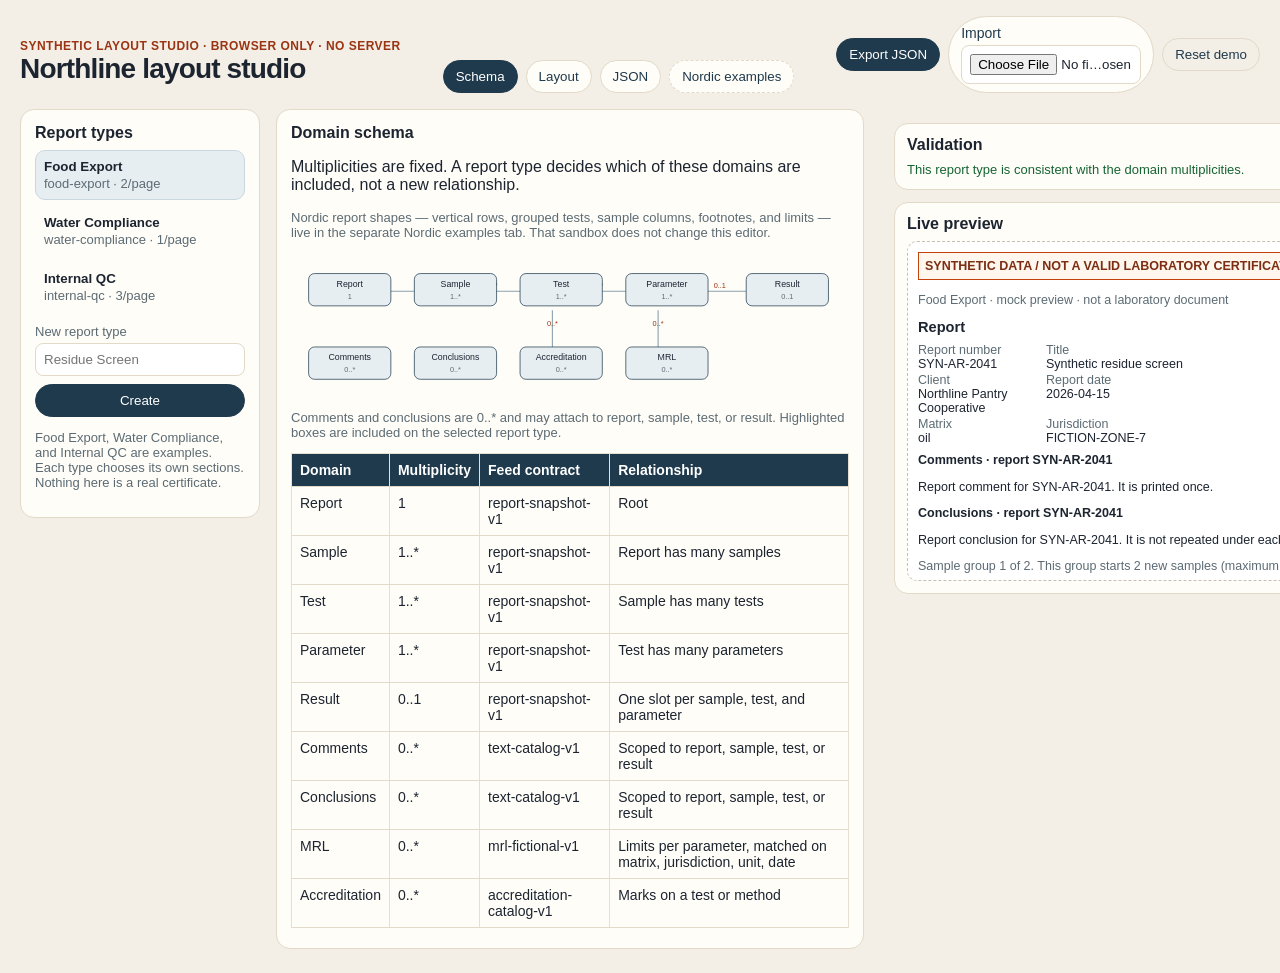
<file: admin-mock/index.html>
<!DOCTYPE html>
<html lang="en">
<head>
  <meta charset="utf-8" />
  <meta name="viewport" content="width=device-width, initial-scale=1" />
  <title>Northline layout studio</title>
  <link rel="stylesheet" href="css/admin.css" />
  <link rel="stylesheet" href="css/nordic.css" />
  <script>
    window.__pageErrors = [];
    window.addEventListener("error", function (event) {
      window.__pageErrors.push(String(event.message || "error"));
    });
    window.addEventListener("unhandledrejection", function (event) {
      window.__pageErrors.push(String(event.reason || "rejection"));
    });
  </script>
</head>
<body>
  <header class="top">
    <div>
      <p class="eyebrow">Synthetic layout studio · browser only · no server</p>
      <h1>Northline layout studio</h1>
    </div>
    <nav class="tabs" aria-label="Studio">
      <button type="button" data-tab="schema">Schema</button>
      <button type="button" data-tab="layout">Layout</button>
      <button type="button" data-tab="json">JSON</button>
      <button type="button" data-tab="nordic">Nordic examples</button>
    </nav>
    <div class="top-actions">
      <button type="button" id="exportBtn">Export JSON</button>
      <label class="file">Import <input id="importFile" type="file" accept="application/json,.json" /></label>
      <button type="button" id="resetBtn" class="ghost">Reset demo</button>
    </div>
  </header>
  <div class="shell">
    <aside class="types">
      <h2>Report types</h2>
      <div id="typeList"></div>
      <form class="create" onsubmit="return false;">
        <label>New report type <input id="newTypeName" placeholder="Residue Screen" /></label>
        <button type="button" id="createType">Create</button>
      </form>
      <p class="hint">Food Export, Water Compliance, and Internal QC are examples. Each type chooses its own sections. Nothing here is a real certificate.</p>
    </aside>
    <main>
      <section id="panel-schema">
        <h2>Domain schema</h2>
        <p>Multiplicities are fixed. A report type decides which of these domains are included, not a new relationship.</p>
        <p class="hint">Nordic report shapes — vertical rows, grouped tests, sample columns, footnotes, and limits — live in the separate Nordic examples tab. That sandbox does not change this editor.</p>
        <div id="diagram"></div>
        <table class="schema">
          <thead><tr><th>Domain</th><th>Multiplicity</th><th>Feed contract</th><th>Relationship</th></tr></thead>
          <tbody>
            <tr><td>Report</td><td>1</td><td>report-snapshot-v1</td><td>Root</td></tr>
            <tr><td>Sample</td><td>1..*</td><td>report-snapshot-v1</td><td>Report has many samples</td></tr>
            <tr><td>Test</td><td>1..*</td><td>report-snapshot-v1</td><td>Sample has many tests</td></tr>
            <tr><td>Parameter</td><td>1..*</td><td>report-snapshot-v1</td><td>Test has many parameters</td></tr>
            <tr><td>Result</td><td>0..1</td><td>report-snapshot-v1</td><td>One slot per sample, test, and parameter</td></tr>
            <tr><td>Comments</td><td>0..*</td><td>text-catalog-v1</td><td>Scoped to report, sample, test, or result</td></tr>
            <tr><td>Conclusions</td><td>0..*</td><td>text-catalog-v1</td><td>Scoped to report, sample, test, or result</td></tr>
            <tr><td>MRL</td><td>0..*</td><td>mrl-fictional-v1</td><td>Limits per parameter, matched on matrix, jurisdiction, unit, date</td></tr>
            <tr><td>Accreditation</td><td>0..*</td><td>accreditation-catalog-v1</td><td>Marks on a test or method</td></tr>
          </tbody>
        </table>
      </section>
      <section id="panel-layout" hidden>
        <h2>Layout for this report type</h2>
        <div class="settings">
          <label>Name <input id="typeName" /></label>
          <label>Samples per page <input id="samplesPerPage" type="number" min="1" max="12" /></label>
          <label>Add a domain
            <select id="addDomain"></select>
          </label>
          <button type="button" id="addSection">Add section</button>
        </div>
        <p class="hint">Drag a card or use Move up / Move down. Included sections print. Required sections may not be turned off. Feeds stay on the named contracts shown in the schema.</p>
        <div id="sectionList"></div>
      </section>
      <section id="panel-json" hidden>
        <h2>Layout document</h2>
        <p class="hint">schemaVersion, feeds per domain, and the section tree. Import replaces what is stored in this browser.</p>
        <pre id="jsonOut"></pre>
      </section>
    </main>
    <aside class="rail">
      <section class="rail-card">
        <h2>Validation <span id="validationSummary" class="ok">No blocking errors</span></h2>
        <ul id="validationList"></ul>
      </section>
      <section class="rail-card preview-card">
        <h2>Live preview</h2>
        <div id="previewDoc" class="sheet"></div>
      </section>
    </aside>
  </div>
  <div id="nordicApp" hidden>
    <div class="nordic-banner">
      <h2>Nordic examples sandbox</h2>
      <p>MOCK / NOT FOR RELEASE. One fictional snapshot, five layout presets. Controls write a versioned layout document and the preview is rendered from it. Not a laboratory report, and not a copy of a published certificate.</p>
    </div>
    <div class="nordic-shell">
      <aside class="nordic-controls">
        <h2>Presets</h2>
        <p id="nordicEdited" class="edited" hidden>Edited</p>
        <div id="nordicPresets"></div>
        <div class="control-grid">
          <label>Layout
            <select id="nordicMode">
              <option value="vertical">Vertical — one sample block</option>
              <option value="matrix">Matrix — samples as columns</option>
            </select>
          </label>
          <label>Matrix slice
            <select id="nordicMatrix">
              <option value="water">Water</option>
              <option value="groundwater">Groundwater</option>
              <option value="soil">Soil</option>
              <option value="hardened">Hardened material</option>
              <option value="distribution">Distribution water</option>
            </select>
          </label>
          <label>Samples <input id="nordicSampleCount" type="number" min="1" max="8" step="1" /></label>
          <label>Samples per page <input id="nordicSamplesPerPage" type="number" min="1" max="8" step="1" /></label>
          <label>Rows per simulated page <input id="nordicRowsPerPage" type="number" min="4" max="20" step="1" /></label>
          <label class="check"><input id="nordicGroup" type="checkbox" /> Group parameters by test</label>
        </div>
        <fieldset>
          <legend>Domains</legend>
          <div id="nordicDomains" class="cols"></div>
        </fieldset>
        <fieldset>
          <legend>Columns</legend>
          <div id="nordicColumns" class="cols"></div>
        </fieldset>
        <fieldset>
          <legend>Comment scopes</legend>
          <div id="nordicCommentScopes" class="cols"></div>
        </fieldset>
        <fieldset>
          <legend>Conclusion scopes</legend>
          <div id="nordicConclusionScopes" class="cols"></div>
        </fieldset>
        <fieldset>
          <legend>Limit match</legend>
          <label>Jurisdiction
            <select id="nordicJurisdiction">
              <option value="FICTION-NORDIC">FICTION-NORDIC</option>
              <option value="FICTION-OTHER">FICTION-OTHER</option>
            </select>
          </label>
          <label class="check"><input id="nordicReqUnit" type="checkbox" /> Require unit match</label>
          <label class="check"><input id="nordicReqMatrix" type="checkbox" /> Require matrix match</label>
          <label class="check"><input id="nordicReqJurisdiction" type="checkbox" /> Require jurisdiction match</label>
        </fieldset>
        <label class="check"><input id="nordicSignoff" type="checkbox" /> Report sign-off on the last page</label>
        <p class="row-actions">
          <button type="button" id="nordicExport">Export JSON</button>
          <button type="button" id="nordicReset" class="ghost">Reset sandbox</button>
        </p>
        <p class="hint">Stored only under <code>northline-nordic-sandbox-v1</code>. The layout studio keeps <code>northline-layout-studio-v1</code>.</p>
      </aside>
      <main class="nordic-main">
        <div class="nordic-views">
          <button type="button" data-nordic-view="preview" class="is-on">Preview</button>
          <button type="button" data-nordic-view="json">Declarative JSON</button>
          <button type="button" data-nordic-view="refs">References</button>
          <span id="nordicPageCount"></span>
        </div>
        <div id="nordicPreview"></div>
        <div id="nordicJsonView" hidden>
          <p class="hint">schemaVersion, named feeds, the layout document, handler choices, and the simulated page plan. The snapshot is referenced, not redrawn as HTML.</p>
          <pre id="nordicJson"></pre>
        </div>
        <div id="nordicRefs" hidden>
          <h2>Reference list</h2>
          <p>Public documents used as layout-pattern reading. Values, names, logos, and signatures in this sandbox are fictional. The originals are not stored in this repository.</p>
          <ul class="ref-list">
            <li>Vertical water table with result, measurement uncertainty, unit, LOR, and method. ALS, Stockholm public meeting PDF. <a href="https://meetingspublic.stockholm.se/welcome-sv/namnder-styrelser/skonhetsradets-delegerade-i-plan-och-bygglovsarenden-naturvardsarenden-samt-kulturvardsarenden/mote-2021-03-22/protocol/grundvattenprovtagningpdf?downloadMode=open">meetingspublic.stockholm.se</a></li>
            <li>Grouped groundwater tests, uncertainty, methods, continuation, and comments. SGS / Växjö public PDF. <a href="https://www.vaxjo.se/download/18.28f2020119b3545d11a82440/1767539951008/Rapport%20grundvattenprovtagning,%20WSP,%202025-09-05.pdf">vaxjo.se</a></li>
            <li>Several soil samples side by side on shared parameter rows. SYNLAB / Porvoo public PDF. <a href="https://www.porvoo.fi/app/uploads/2021/11/Selvitys-4-100-FCG-PiMa-tutkimusraportti-poistettu-oljysailio-26.2.2021.pdf">porvoo.fi</a></li>
            <li>LOQ, measurement uncertainty, method, and accreditation footnotes on a solids sample. Eurofins Norway public PDF. <a href="https://webfileservice.nve.no/API/PublishedFiles/Download/e6bb5dd1-3a23-4987-9c13-90962ebf4449/202419314/3447562">webfileservice.nve.no</a></li>
            <li>Result, guidance limit, quantification limit, reference, and method on a water sample. AGROLAB public PDF. <a href="https://www.nov.dk/Portals/299/BEFUND30_W-2479833_Vers_1%20AAGV%2C%20Flushprove%2C%20ledningsnetprove%2022_08_2025.pdf">nov.dk</a></li>
          </ul>
          <p class="hint">Repo notes: <code>docs/nordic-layout-patterns.md</code>.</p>
        </div>
      </main>
      <aside class="nordic-side">
        <section class="rail-card">
          <h2>Validation <span id="nordicValidationSummary" class="ok">No blocking issues</span></h2>
          <ul id="nordicValidation"></ul>
        </section>
        <section class="rail-card">
          <h2>How this maps</h2>
          <div id="nordicMap"></div>
        </section>
      </aside>
    </div>
  </div>
  <script src="js/model.js"></script>
  <script src="js/validate.js"></script>
  <script src="js/preview.js"></script>
  <script src="js/nordic-snapshot.js"></script>
  <script src="js/nordic-logic.js"></script>
  <script src="js/nordic-render.js"></script>
  <script src="js/app.js"></script>
  <script src="js/nordic-app.js"></script>
  <script src="js/nordic-selfcheck.js"></script>
</body>
</html>
</file>
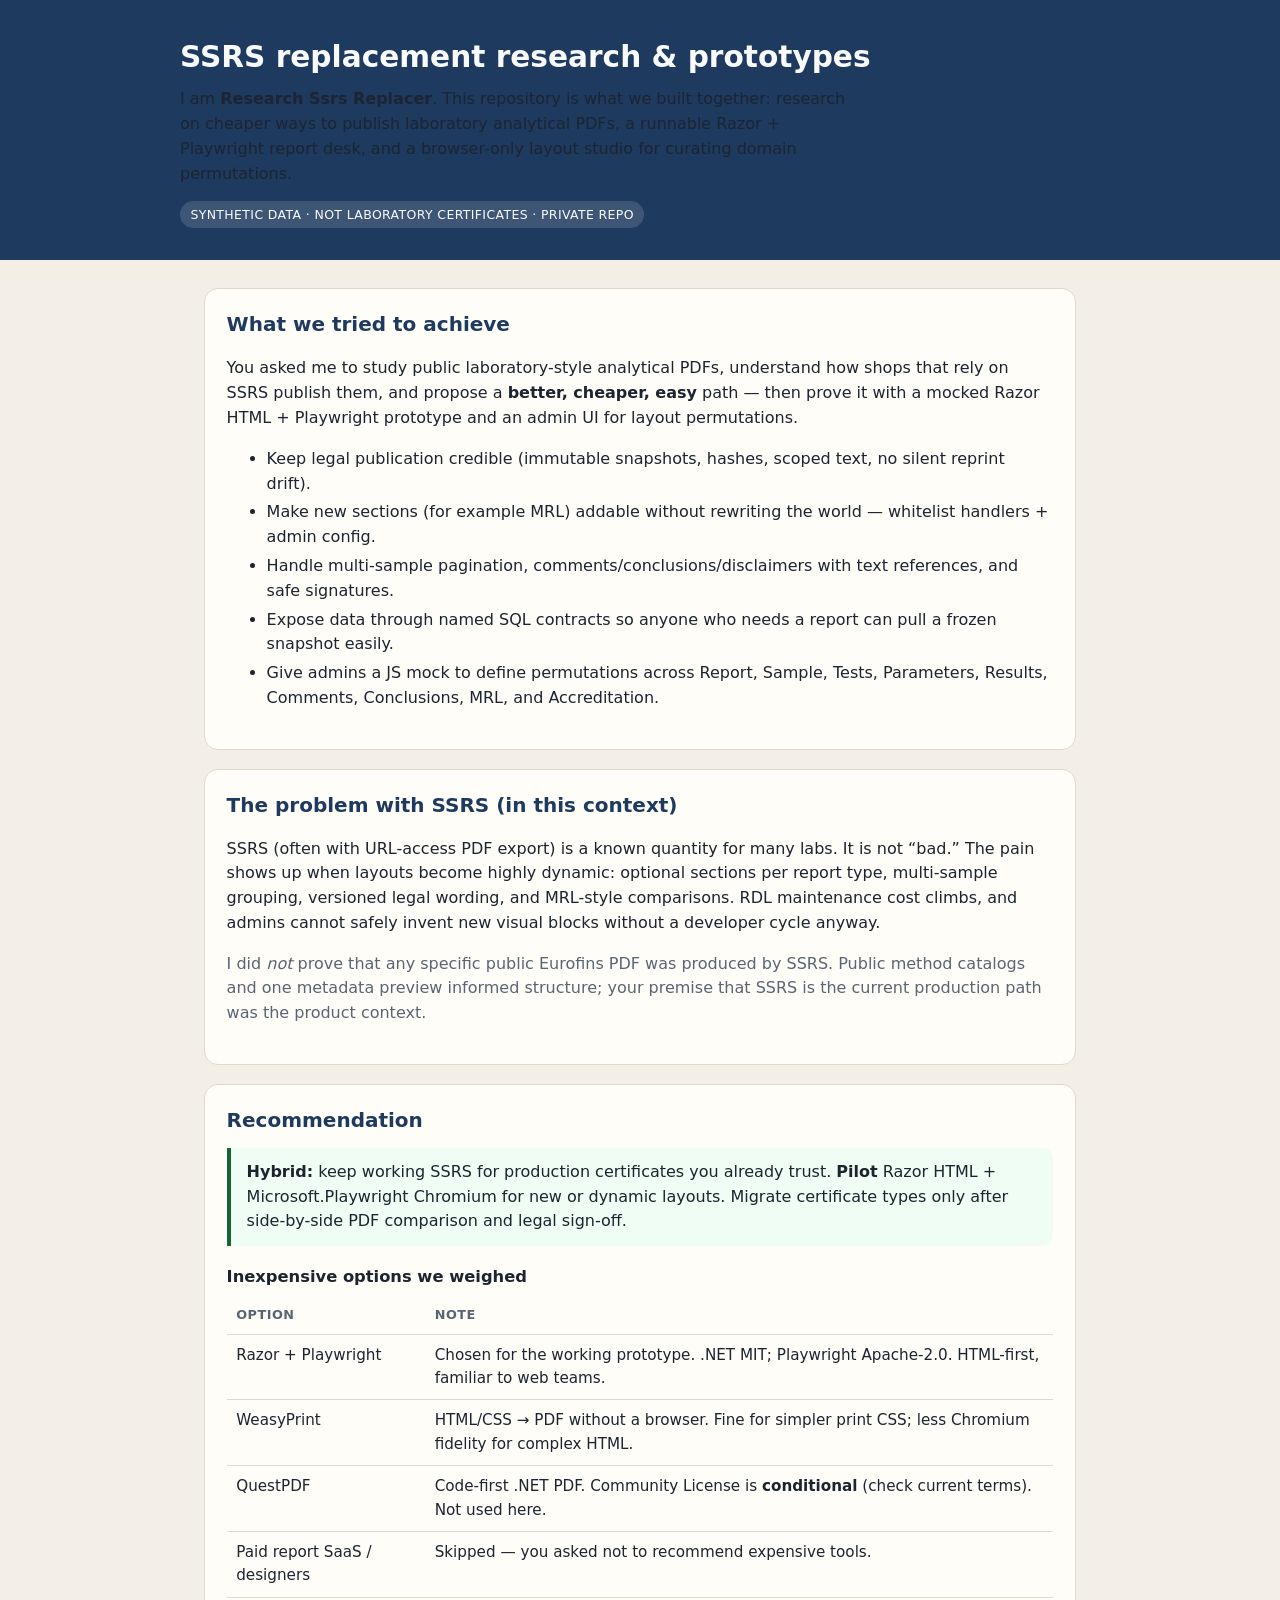
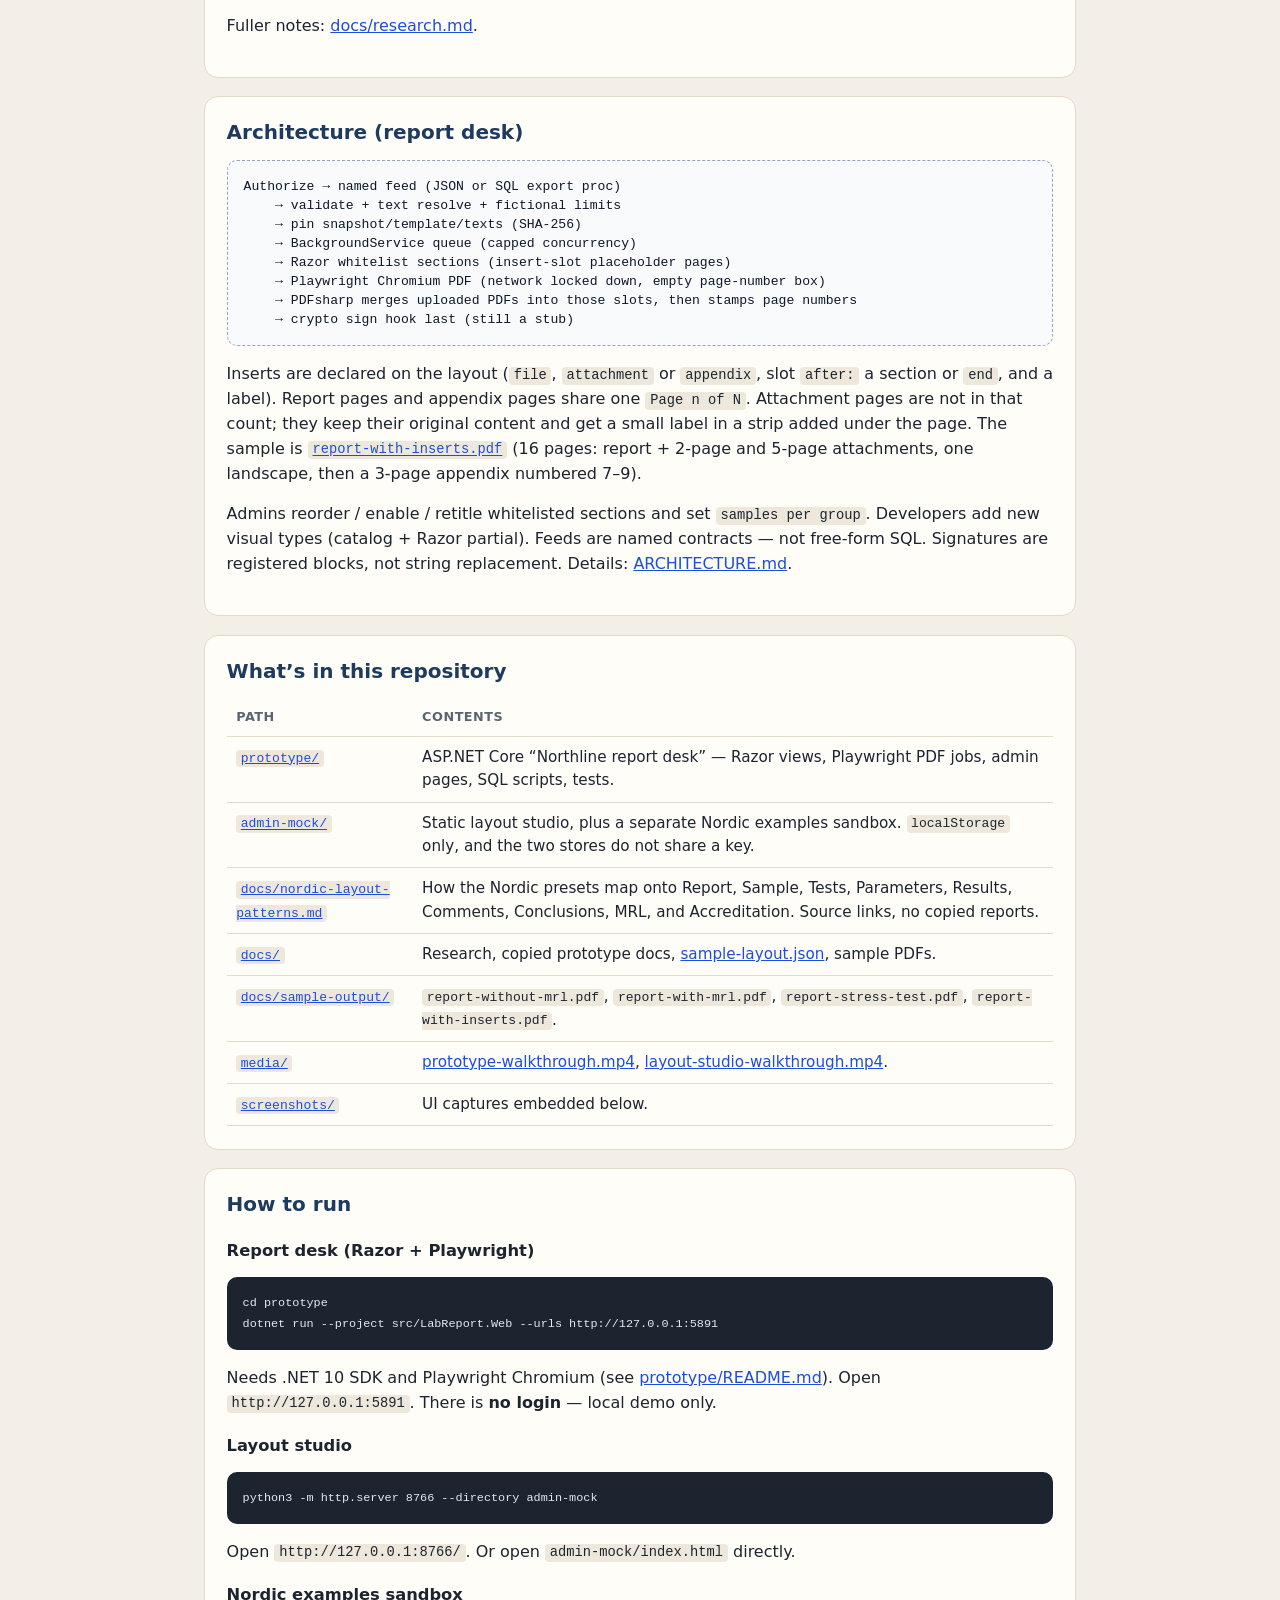
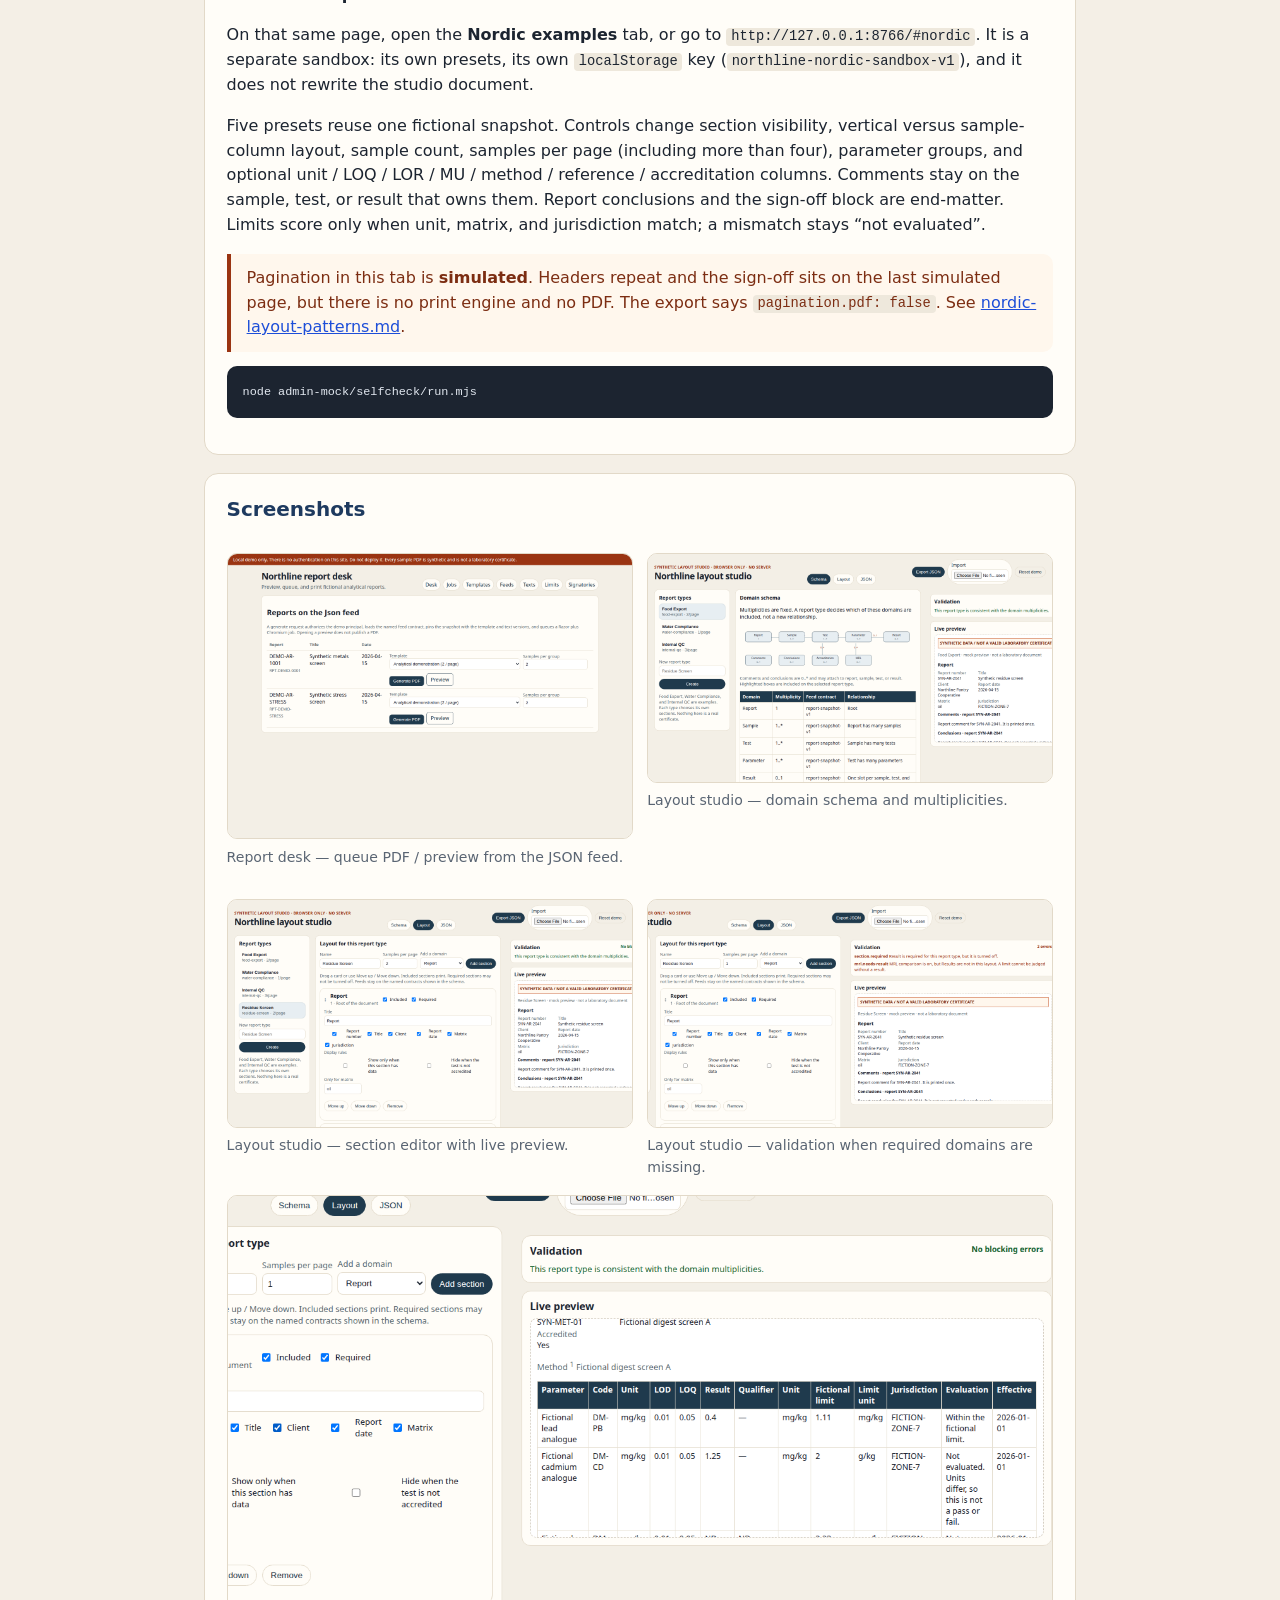
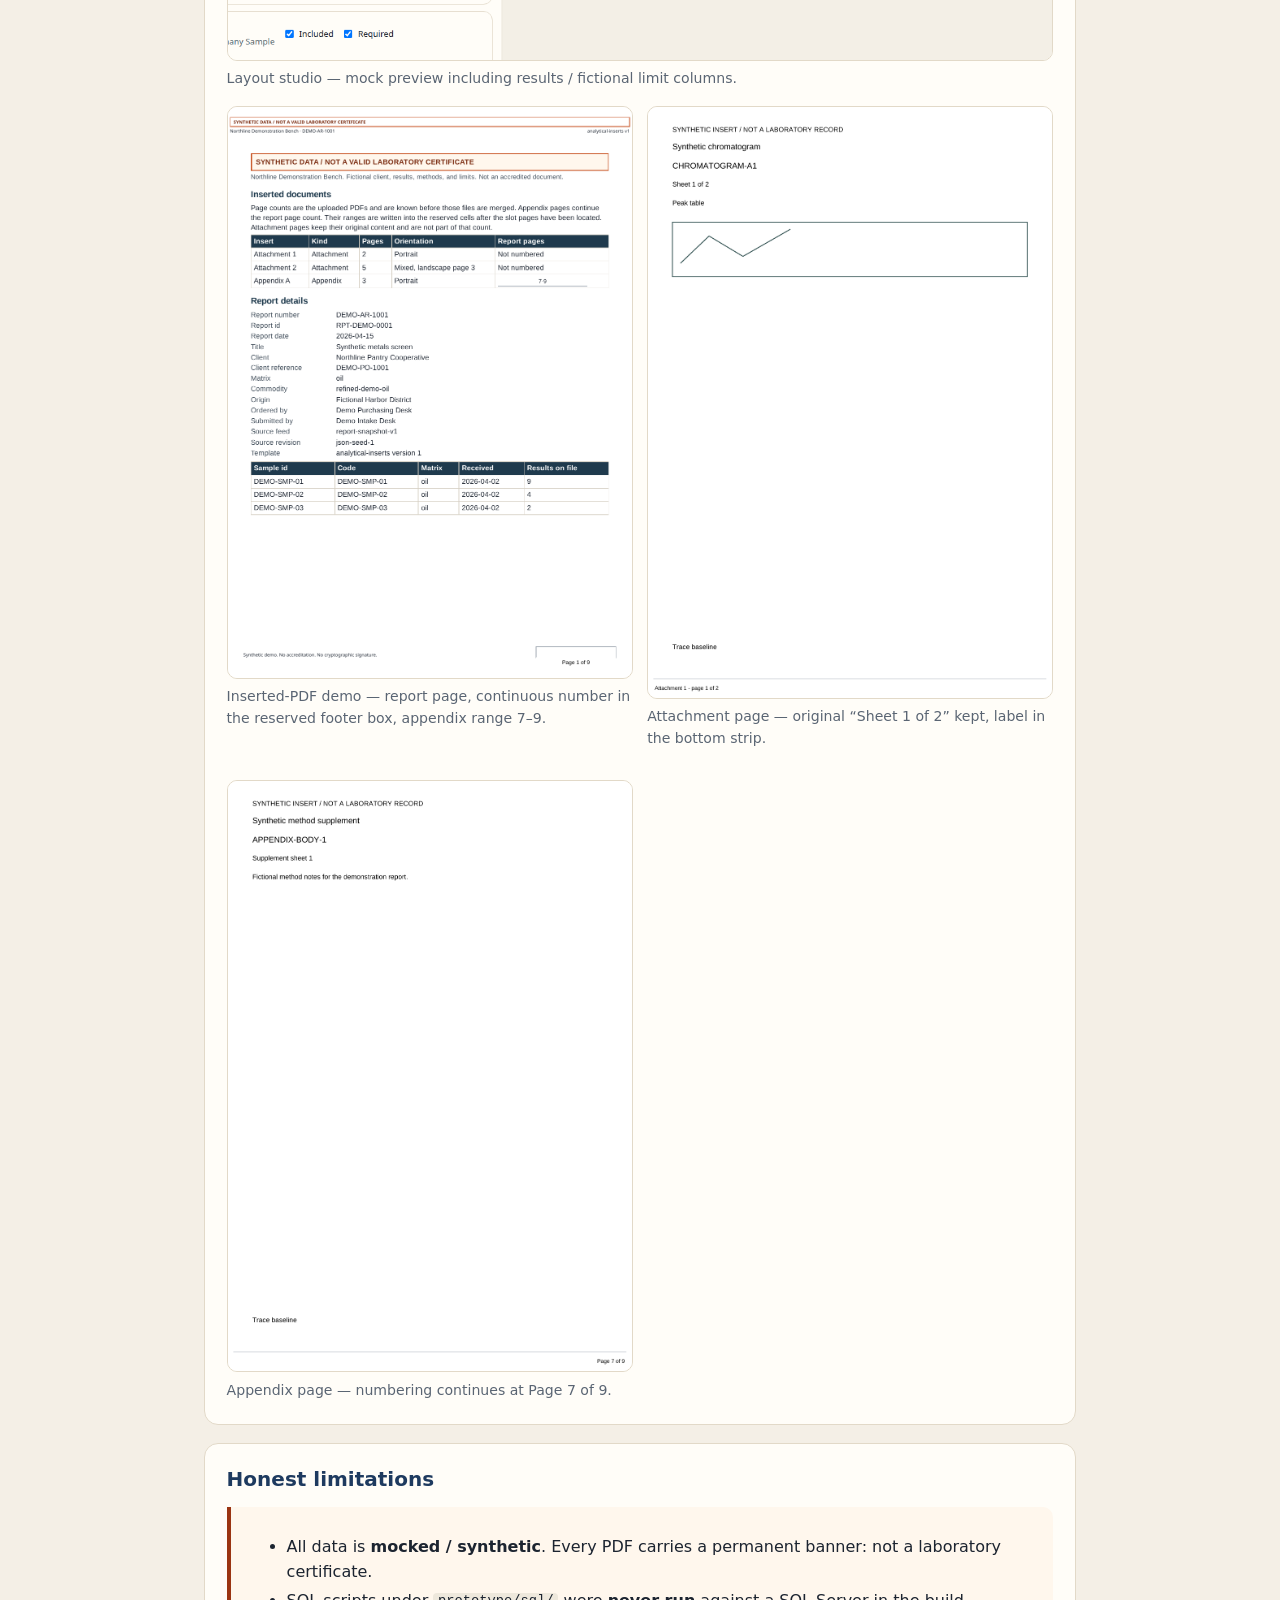
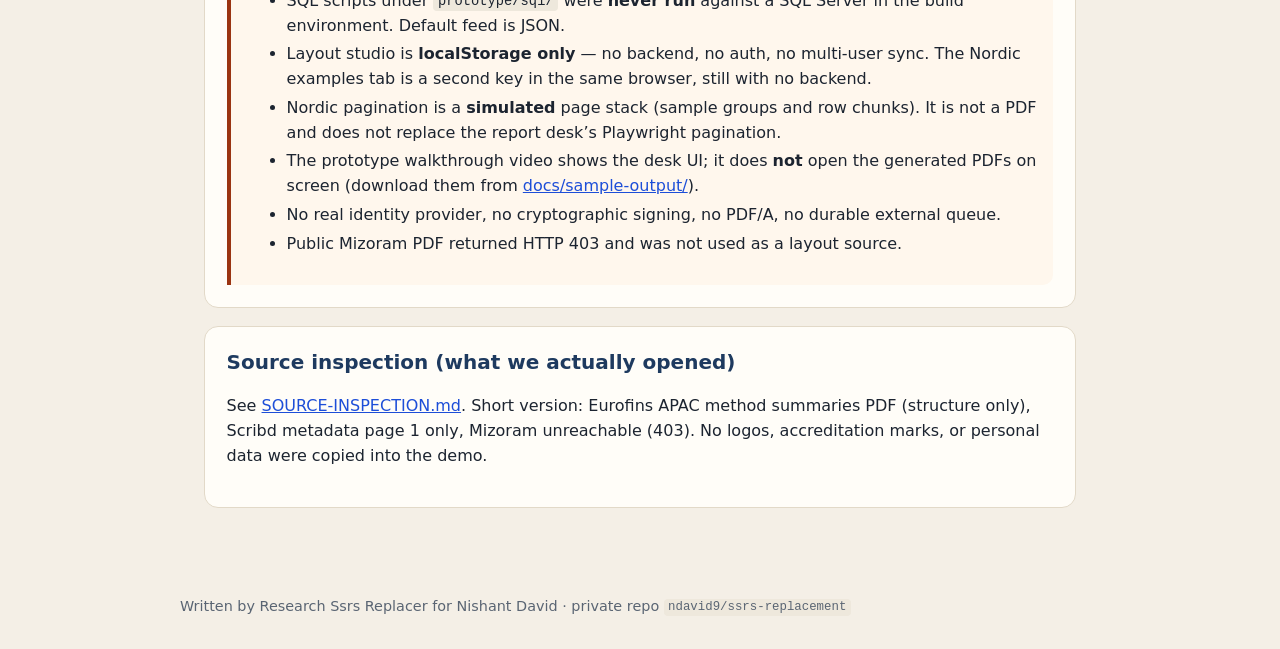
<file: README.html>
<!DOCTYPE html>
<html lang="en">
<head>
<meta charset="utf-8">
<meta name="viewport" content="width=device-width, initial-scale=1">
<title>SSRS replacement — Research Ssrs Replacer</title>
<style>
  :root {
    --bg: #f4efe6;
    --card: #fffdf8;
    --ink: #1c2430;
    --muted: #5a6573;
    --accent: #1e3a5f;
    --warn: #9a3412;
    --line: #e2d9c8;
    --ok: #166534;
  }
  * { box-sizing: border-box; }
  body {
    margin: 0;
    font-family: "Segoe UI", system-ui, -apple-system, sans-serif;
    background: var(--bg);
    color: var(--ink);
    line-height: 1.55;
  }
  header {
    background: var(--accent);
    color: #f8fafc;
    padding: 2.2rem 1.5rem 2rem;
  }
  header .wrap, main, footer .wrap { max-width: 920px; margin: 0 auto; }
  header h1 { margin: 0 0 0.4rem; font-size: 1.85rem; font-weight: 650; }
  header p { margin: 0; opacity: 0.92; max-width: 42rem; }
  .badge {
    display: inline-block;
    margin-top: 0.9rem;
    padding: 0.25rem 0.65rem;
    border-radius: 999px;
    background: rgba(255,255,255,0.14);
    font-size: 0.78rem;
    letter-spacing: 0.03em;
  }
  main { padding: 1.75rem 1.5rem 3rem; }
  section {
    background: var(--card);
    border: 1px solid var(--line);
    border-radius: 14px;
    padding: 1.25rem 1.35rem 1.4rem;
    margin-bottom: 1.15rem;
  }
  h2 { margin: 0 0 0.75rem; font-size: 1.25rem; color: var(--accent); }
  h3 { margin: 1.1rem 0 0.45rem; font-size: 1.02rem; }
  p, li { color: var(--ink); }
  .muted { color: var(--muted); }
  a { color: #1d4ed8; }
  code, pre {
    font-family: ui-monospace, "Cascadia Code", Consolas, monospace;
    font-size: 0.86em;
  }
  code {
    background: #eee8dc;
    padding: 0.1em 0.35em;
    border-radius: 4px;
  }
  pre {
    background: #1c2430;
    color: #e2e8f0;
    padding: 0.95rem 1rem;
    border-radius: 10px;
    overflow-x: auto;
  }
  pre code { background: none; color: inherit; padding: 0; }
  table {
    width: 100%;
    border-collapse: collapse;
    font-size: 0.95rem;
  }
  th, td {
    text-align: left;
    padding: 0.55rem 0.6rem;
    border-bottom: 1px solid var(--line);
    vertical-align: top;
  }
  th { color: var(--muted); font-weight: 600; font-size: 0.8rem; text-transform: uppercase; letter-spacing: 0.04em; }
  .warn {
    border-left: 4px solid var(--warn);
    background: #fff7ed;
    padding: 0.75rem 1rem;
    border-radius: 0 10px 10px 0;
    color: #7c2d12;
  }
  .ok {
    border-left: 4px solid var(--ok);
    background: #f0fdf4;
    padding: 0.75rem 1rem;
    border-radius: 0 10px 10px 0;
  }
  figure {
    margin: 1rem 0 0;
    padding: 0;
  }
  figure img {
    display: block;
    width: 100%;
    border: 1px solid var(--line);
    border-radius: 10px;
    background: #fff;
  }
  figcaption {
    margin-top: 0.45rem;
    font-size: 0.88rem;
    color: var(--muted);
  }
  .grid {
    display: grid;
    grid-template-columns: 1fr 1fr;
    gap: 0.9rem;
  }
  @media (max-width: 720px) { .grid { grid-template-columns: 1fr; } }
  .diagram {
    background: #f8fafc;
    border: 1px dashed #94a3b8;
    border-radius: 10px;
    padding: 1rem;
    font-family: ui-monospace, Consolas, monospace;
    font-size: 0.82rem;
    white-space: pre;
    overflow-x: auto;
    line-height: 1.45;
    color: #0f172a;
  }
  footer {
    padding: 1.25rem 1.5rem 2rem;
    color: var(--muted);
    font-size: 0.9rem;
  }
  ul.tight li { margin: 0.25rem 0; }
</style>
</head>
<body>
<header>
  <div class="wrap">
    <h1>SSRS replacement research &amp; prototypes</h1>
    <p>I am <strong>Research Ssrs Replacer</strong>. This repository is what we built together: research on cheaper ways to publish laboratory analytical PDFs, a runnable Razor + Playwright report desk, and a browser-only layout studio for curating domain permutations.</p>
    <span class="badge">SYNTHETIC DATA · NOT LABORATORY CERTIFICATES · PRIVATE REPO</span>
  </div>
</header>
<main>

<section>
  <h2>What we tried to achieve</h2>
  <p>You asked me to study public laboratory-style analytical PDFs, understand how shops that rely on SSRS publish them, and propose a <strong>better, cheaper, easy</strong> path — then prove it with a mocked Razor HTML + Playwright prototype and an admin UI for layout permutations.</p>
  <ul class="tight">
    <li>Keep legal publication credible (immutable snapshots, hashes, scoped text, no silent reprint drift).</li>
    <li>Make new sections (for example MRL) addable without rewriting the world — whitelist handlers + admin config.</li>
    <li>Handle multi-sample pagination, comments/conclusions/disclaimers with text references, and safe signatures.</li>
    <li>Expose data through named SQL contracts so anyone who needs a report can pull a frozen snapshot easily.</li>
    <li>Give admins a JS mock to define permutations across Report, Sample, Tests, Parameters, Results, Comments, Conclusions, MRL, and Accreditation.</li>
  </ul>
</section>

<section>
  <h2>The problem with SSRS (in this context)</h2>
  <p>SSRS (often with URL-access PDF export) is a known quantity for many labs. It is not “bad.” The pain shows up when layouts become highly dynamic: optional sections per report type, multi-sample grouping, versioned legal wording, and MRL-style comparisons. RDL maintenance cost climbs, and admins cannot safely invent new visual blocks without a developer cycle anyway.</p>
  <p class="muted">I did <em>not</em> prove that any specific public Eurofins PDF was produced by SSRS. Public method catalogs and one metadata preview informed structure; your premise that SSRS is the current production path was the product context.</p>
</section>

<section>
  <h2>Recommendation</h2>
  <div class="ok">
    <strong>Hybrid:</strong> keep working SSRS for production certificates you already trust. <strong>Pilot</strong> Razor HTML + Microsoft.Playwright Chromium for new or dynamic layouts. Migrate certificate types only after side-by-side PDF comparison and legal sign-off.
  </div>
  <h3>Inexpensive options we weighed</h3>
  <table>
    <thead><tr><th>Option</th><th>Note</th></tr></thead>
    <tbody>
      <tr><td>Razor + Playwright</td><td>Chosen for the working prototype. .NET MIT; Playwright Apache-2.0. HTML-first, familiar to web teams.</td></tr>
      <tr><td>WeasyPrint</td><td>HTML/CSS → PDF without a browser. Fine for simpler print CSS; less Chromium fidelity for complex HTML.</td></tr>
      <tr><td>QuestPDF</td><td>Code-first .NET PDF. Community License is <strong>conditional</strong> (check current terms). Not used here.</td></tr>
      <tr><td>Paid report SaaS / designers</td><td>Skipped — you asked not to recommend expensive tools.</td></tr>
    </tbody>
  </table>
  <p>Fuller notes: <a href="docs/research.md">docs/research.md</a>.</p>
</section>

<section>
  <h2>Architecture (report desk)</h2>
  <div class="diagram">Authorize → named feed (JSON or SQL export proc)
    → validate + text resolve + fictional limits
    → pin snapshot/template/texts (SHA-256)
    → BackgroundService queue (capped concurrency)
    → Razor whitelist sections (insert-slot placeholder pages)
    → Playwright Chromium PDF (network locked down, empty page-number box)
    → PDFsharp merges uploaded PDFs into those slots, then stamps page numbers
    → crypto sign hook last (still a stub)</div>
  <p>Inserts are declared on the layout (<code>file</code>, <code>attachment</code> or <code>appendix</code>, slot <code>after:</code> a section or <code>end</code>, and a label). Report pages and appendix pages share one <code>Page n of N</code>. Attachment pages are not in that count; they keep their original content and get a small label in a strip added under the page. The sample is <a href="docs/sample-output/report-with-inserts.pdf"><code>report-with-inserts.pdf</code></a> (16 pages: report + 2-page and 5-page attachments, one landscape, then a 3-page appendix numbered 7–9).</p>
  <p>Admins reorder / enable / retitle whitelisted sections and set <code>samples per group</code>. Developers add new visual types (catalog + Razor partial). Feeds are named contracts — not free-form SQL. Signatures are registered blocks, not string replacement. Details: <a href="docs/prototype/ARCHITECTURE.md">ARCHITECTURE.md</a>.</p>
</section>

<section>
  <h2>What’s in this repository</h2>
  <table>
    <thead><tr><th>Path</th><th>Contents</th></tr></thead>
    <tbody>
      <tr><td><a href="prototype/"><code>prototype/</code></a></td><td>ASP.NET Core “Northline report desk” — Razor views, Playwright PDF jobs, admin pages, SQL scripts, tests.</td></tr>
      <tr><td><a href="admin-mock/"><code>admin-mock/</code></a></td><td>Static layout studio, plus a separate Nordic examples sandbox. <code>localStorage</code> only, and the two stores do not share a key.</td></tr>
      <tr><td><a href="docs/nordic-layout-patterns.md"><code>docs/nordic-layout-patterns.md</code></a></td><td>How the Nordic presets map onto Report, Sample, Tests, Parameters, Results, Comments, Conclusions, MRL, and Accreditation. Source links, no copied reports.</td></tr>
      <tr><td><a href="docs/"><code>docs/</code></a></td><td>Research, copied prototype docs, <a href="docs/sample-layout.json">sample-layout.json</a>, sample PDFs.</td></tr>
      <tr><td><a href="docs/sample-output/"><code>docs/sample-output/</code></a></td><td><code>report-without-mrl.pdf</code>, <code>report-with-mrl.pdf</code>, <code>report-stress-test.pdf</code>, <code>report-with-inserts.pdf</code>.</td></tr>
      <tr><td><a href="media/"><code>media/</code></a></td><td><a href="media/prototype-walkthrough.mp4">prototype-walkthrough.mp4</a>, <a href="media/layout-studio-walkthrough.mp4">layout-studio-walkthrough.mp4</a>.</td></tr>
      <tr><td><a href="screenshots/"><code>screenshots/</code></a></td><td>UI captures embedded below.</td></tr>
    </tbody>
  </table>
</section>

<section>
  <h2>How to run</h2>
  <h3>Report desk (Razor + Playwright)</h3>
  <pre><code>cd prototype
dotnet run --project src/LabReport.Web --urls http://127.0.0.1:5891</code></pre>
  <p>Needs .NET 10 SDK and Playwright Chromium (see <a href="prototype/README.md">prototype/README.md</a>). Open <code>http://127.0.0.1:5891</code>. There is <strong>no login</strong> — local demo only.</p>
  <h3>Layout studio</h3>
  <pre><code>python3 -m http.server 8766 --directory admin-mock</code></pre>
  <p>Open <code>http://127.0.0.1:8766/</code>. Or open <code>admin-mock/index.html</code> directly.</p>
  <h3>Nordic examples sandbox</h3>
  <p>On that same page, open the <strong>Nordic examples</strong> tab, or go to <code>http://127.0.0.1:8766/#nordic</code>. It is a separate sandbox: its own presets, its own <code>localStorage</code> key (<code>northline-nordic-sandbox-v1</code>), and it does not rewrite the studio document.</p>
  <p>Five presets reuse one fictional snapshot. Controls change section visibility, vertical versus sample-column layout, sample count, samples per page (including more than four), parameter groups, and optional unit / LOQ / LOR / MU / method / reference / accreditation columns. Comments stay on the sample, test, or result that owns them. Report conclusions and the sign-off block are end-matter. Limits score only when unit, matrix, and jurisdiction match; a mismatch stays “not evaluated”.</p>
  <div class="warn">
    Pagination in this tab is <strong>simulated</strong>. Headers repeat and the sign-off sits on the last simulated page, but there is no print engine and no PDF. The export says <code>pagination.pdf: false</code>. See <a href="docs/nordic-layout-patterns.md">nordic-layout-patterns.md</a>.
  </div>
  <pre><code>node admin-mock/selfcheck/run.mjs</code></pre>
</section>

<section>
  <h2>Screenshots</h2>
  <div class="grid">
    <figure>
      <img src="screenshots/prototype-ui.png" alt="Northline report desk home">
      <figcaption>Report desk — queue PDF / preview from the JSON feed.</figcaption>
    </figure>
    <figure>
      <img src="screenshots/layout-studio-schema.png" alt="Layout studio schema view">
      <figcaption>Layout studio — domain schema and multiplicities.</figcaption>
    </figure>
    <figure>
      <img src="screenshots/layout-studio-editor.png" alt="Layout studio editor">
      <figcaption>Layout studio — section editor with live preview.</figcaption>
    </figure>
    <figure>
      <img src="screenshots/layout-studio-validation.png" alt="Layout studio validation errors">
      <figcaption>Layout studio — validation when required domains are missing.</figcaption>
    </figure>
  </div>
  <figure>
    <img src="screenshots/layout-studio-preview.png" alt="Layout studio preview with results table">
    <figcaption>Layout studio — mock preview including results / fictional limit columns.</figcaption>
  </figure>
  <div class="grid">
    <figure>
      <img src="screenshots/insert-report-page.png" alt="Report page 1 with Page 1 of 9 in the footer box">
      <figcaption>Inserted-PDF demo — report page, continuous number in the reserved footer box, appendix range 7–9.</figcaption>
    </figure>
    <figure>
      <img src="screenshots/insert-attachment-page.png" alt="Attachment page with its own sheet number and an attachment label">
      <figcaption>Attachment page — original “Sheet 1 of 2” kept, label in the bottom strip.</figcaption>
    </figure>
    <figure>
      <img src="screenshots/insert-appendix-page.png" alt="Appendix page numbered Page 7 of 9">
      <figcaption>Appendix page — numbering continues at Page 7 of 9.</figcaption>
    </figure>
  </div>
</section>

<section>
  <h2>Honest limitations</h2>
  <div class="warn">
    <ul class="tight">
      <li>All data is <strong>mocked / synthetic</strong>. Every PDF carries a permanent banner: not a laboratory certificate.</li>
      <li>SQL scripts under <code>prototype/sql/</code> were <strong>never run</strong> against a SQL Server in the build environment. Default feed is JSON.</li>
      <li>Layout studio is <strong>localStorage only</strong> — no backend, no auth, no multi-user sync. The Nordic examples tab is a second key in the same browser, still with no backend.</li>
      <li>Nordic pagination is a <strong>simulated</strong> page stack (sample groups and row chunks). It is not a PDF and does not replace the report desk’s Playwright pagination.</li>
      <li>The prototype walkthrough video shows the desk UI; it does <strong>not</strong> open the generated PDFs on screen (download them from <a href="docs/sample-output/">docs/sample-output/</a>).</li>
      <li>No real identity provider, no cryptographic signing, no PDF/A, no durable external queue.</li>
      <li>Public Mizoram PDF returned HTTP 403 and was not used as a layout source.</li>
    </ul>
  </div>
</section>

<section>
  <h2>Source inspection (what we actually opened)</h2>
  <p>See <a href="docs/prototype/SOURCE-INSPECTION.md">SOURCE-INSPECTION.md</a>. Short version: Eurofins APAC method summaries PDF (structure only), Scribd metadata page 1 only, Mizoram unreachable (403). No logos, accreditation marks, or personal data were copied into the demo.</p>
</section>

</main>
<footer>
  <div class="wrap">
    Written by Research Ssrs Replacer for Nishant David · private repo <code>ndavid9/ssrs-replacement</code>
  </div>
</footer>
</body>
</html>
</file>
<file: admin-mock/css/admin.css>
:root {
  --ink: #1c2430;
  --muted: #5c6b73;
  --paper: #f3efe6;
  --card: #fffdf8;
  --line: #e2d9c8;
  --teal: #1f3a4d;
  --amber: #9a3412;
  --ok: #166534;
  --bad: #9a3412;
}
* { box-sizing: border-box; }
body {
  margin: 0;
  font-family: "Segoe UI", "Liberation Sans", sans-serif;
  color: var(--ink);
  background: var(--paper);
}
h1, h2, h3, h4 { margin: 0 0 8px; }
h1 { font-size: 28px; letter-spacing: -0.03em; }
h2 { font-size: 16px; }
.eyebrow { margin: 0; color: var(--amber); font-size: 12px; font-weight: 700; letter-spacing: 0.04em; text-transform: uppercase; }
.top {
  display: flex;
  flex-wrap: wrap;
  gap: 16px;
  align-items: flex-end;
  justify-content: space-between;
  padding: 16px 20px 8px;
}
.tabs, .top-actions { display: flex; gap: 8px; align-items: center; flex-wrap: wrap; }
.tabs button, .top-actions button, .file, .row-actions button, .create button, .settings button {
  border: 1px solid var(--line);
  background: var(--card);
  color: var(--teal);
  border-radius: 999px;
  padding: 8px 12px;
  cursor: pointer;
}
.tabs button.is-on, .top-actions button#exportBtn, .create button, .settings button {
  background: var(--teal);
  color: white;
  border-color: var(--teal);
}
button.ghost { background: transparent; }
.file { font-size: 14px; }
.file input { max-width: 180px; }
.shell {
  display: grid;
  grid-template-columns: 240px minmax(0, 1fr) 380px;
  gap: 16px;
  padding: 8px 20px 24px;
}
.types, .rail-card, .card, main {
  background: var(--card);
  border: 1px solid var(--line);
  border-radius: 14px;
}
.types, main, .rail { padding: 14px; }
.types { align-self: start; }
.type {
  display: flex;
  flex-direction: column;
  align-items: flex-start;
  gap: 2px;
  width: 100%;
  text-align: left;
  border: 1px solid transparent;
  background: transparent;
  border-radius: 10px;
  padding: 8px;
  margin: 0 0 6px;
  cursor: pointer;
  color: inherit;
}
.type.is-on { background: #e7eef2; border-color: #c9d7df; }
.type span, .meta, .hint, .muted, .diagram-note { color: var(--muted); font-size: 13px; }
.create, .settings { display: grid; gap: 8px; margin-top: 12px; }
.settings { grid-template-columns: 1.4fr 0.8fr 1fr auto; align-items: end; }
label { display: grid; gap: 4px; font-size: 13px; color: var(--muted); }
input, select {
  width: 100%;
  padding: 8px;
  border: 1px solid var(--line);
  border-radius: 8px;
  background: white;
  color: var(--ink);
}
.card { padding: 12px; margin: 0 0 10px; }
.card header { display: flex; flex-wrap: wrap; gap: 8px 12px; align-items: center; margin-bottom: 8px; }
.card header strong { display: block; }
.grip { color: var(--muted); cursor: grab; }
.check { display: flex; gap: 6px; align-items: center; font-size: 13px; color: var(--ink); }
.cols, fieldset { display: flex; flex-wrap: wrap; gap: 8px 14px; border: 0; padding: 6px 0; margin: 0; }
legend { font-size: 12px; color: var(--muted); width: 100%; padding: 0; }
.matrix input { width: 120px; display: inline-block; }
.row-actions { display: flex; gap: 8px; }
.schema { width: 100%; border-collapse: collapse; margin-top: 12px; font-size: 14px; }
.schema th, .schema td { text-align: left; padding: 8px; border-bottom: 1px solid var(--line); vertical-align: top; }
svg { width: 100%; height: auto; }
svg line { stroke: #8aa0ad; stroke-width: 1.5; }
svg .node rect { fill: #e7eef2; stroke: #1f3a4d; }
svg .node.off rect { fill: #f6f3ec; stroke: #c8bfb0; }
svg text { text-anchor: middle; font-size: 12px; fill: #1c2430; }
svg .small { font-size: 10px; fill: #5c6b73; }
svg .edge { font-size: 10px; fill: #9a3412; }
.rail { display: grid; gap: 12px; align-content: start; position: sticky; top: 8px; }
.rail-card { padding: 12px; }
#validationSummary { float: right; font-size: 12px; }
#validationSummary.ok, li.ok { color: var(--ok); }
#validationSummary.bad, li.error { color: var(--bad); }
li.warning { color: #92400e; }
#validationList { list-style: none; padding: 0; margin: 8px 0 0; display: grid; gap: 6px; }
#validationList li { font-size: 13px; }
.sheet {
  background: white;
  border: 1px dashed #c8bfb0;
  border-radius: 10px;
  padding: 10px;
  max-height: 340px;
  overflow: auto;
  font-size: 12.5px;
}
#validationList { max-height: 150px; overflow: auto; }
.banner {
  background: #fff7ed;
  border: 1px solid #c2410c;
  color: #7c2d12;
  font-weight: 700;
  padding: 6px;
  margin: 0 0 6px;
}
.banner-sub, .group { color: var(--muted); }
.sample { border-top: 1px solid var(--line); margin-top: 8px; padding-top: 8px; }
.fields { display: grid; grid-template-columns: 120px 1fr; gap: 2px 8px; margin: 0 0 8px; }
.fields dt { color: var(--muted); }
.fields dd { margin: 0; }
table { width: 100%; border-collapse: collapse; margin: 6px 0; }
th, td { border: 1px solid #e6dfd2; padding: 4px 6px; text-align: left; vertical-align: top; }
th { background: #1f3a4d; color: white; }
.note { color: var(--muted); }
pre {
  white-space: pre-wrap;
  background: #17212b;
  color: #f3efe6;
  border-radius: 10px;
  padding: 12px;
  max-height: 70vh;
  overflow: auto;
  font-size: 12px;
}
@media (max-width: 1100px) {
  .shell { grid-template-columns: 1fr; }
  .settings { grid-template-columns: 1fr 1fr; }
  .sheet { max-height: none; }
}
</file>
<file: admin-mock/css/nordic.css>
.tabs button[data-tab="nordic"] { border-style: dashed; }
.tabs button[data-tab="nordic"].is-on {
  background: #9a3412;
  border-color: #9a3412;
  color: white;
}
body.mode-nordic .shell { display: none; }
body.mode-nordic .top-actions { visibility: hidden; }
#nordicApp[hidden] { display: none !important; }

.nordic-banner {
  margin: 0 20px 8px;
  padding: 10px 12px;
  border: 1px dashed #c2410c;
  border-radius: 12px;
  background: #fff7ed;
  color: #7c2d12;
}
.nordic-banner h2 { margin: 0 0 4px; color: #7c2d12; }
.nordic-banner p { margin: 0; }
.nordic-shell {
  display: grid;
  grid-template-columns: 320px minmax(0, 1fr) 320px;
  gap: 16px;
  padding: 0 20px 28px;
  align-items: start;
}
.nordic-controls, .nordic-side, .nordic-main {
  background: var(--card);
  border: 1px solid var(--line);
  border-radius: 14px;
  padding: 14px;
}
.nordic-controls, .nordic-side {
  position: sticky;
  top: 8px;
  max-height: calc(100vh - 108px);
  overflow: auto;
}
.preset {
  display: flex;
  flex-direction: column;
  align-items: flex-start;
  gap: 2px;
  width: 100%;
  text-align: left;
  border: 1px solid transparent;
  background: transparent;
  border-radius: 10px;
  padding: 8px;
  margin: 0 0 6px;
  cursor: pointer;
  color: inherit;
}
.preset.is-on { background: #fff7ed; border-color: #fdba74; }
.preset span { color: var(--muted); font-size: 12px; }
.edited {
  margin: 0 0 8px;
  padding: 2px 8px;
  border-radius: 999px;
  background: #ffedd5;
  color: #9a3412;
  font-size: 12px;
  font-weight: 700;
}
.edited:not([hidden]) { display: inline-block; }
.nordic-controls fieldset {
  border: 1px solid var(--line);
  border-radius: 10px;
  margin: 10px 0;
  padding: 8px;
}
.nordic-controls legend { font-size: 12px; color: var(--muted); padding: 0 4px; }
.control-grid { display: grid; gap: 8px; }
.nordic-views { display: flex; gap: 8px; flex-wrap: wrap; margin-bottom: 10px; }
.nordic-views button, .nordic-controls .row-actions button {
  border: 1px solid var(--line);
  background: var(--card);
  color: var(--teal);
  border-radius: 999px;
  padding: 8px 12px;
  cursor: pointer;
}
.nordic-views button.is-on, #nordicExport {
  background: var(--teal);
  color: white;
  border-color: var(--teal);
}
#nordicPageCount { float: right; color: var(--muted); font-size: 13px; }
.sim-page {
  background: white;
  border: 2px dashed #c2410c;
  border-radius: 12px;
  padding: 12px 14px 10px;
  margin: 0 0 14px;
  overflow-x: auto;
}
.mock-ribbon, .sim-gap {
  background: #fff7ed;
  border: 1px solid #c2410c;
  color: #7c2d12;
  font-weight: 700;
  padding: 6px 8px;
  margin: 0 0 8px;
}
.sim-flag {
  margin: 0;
  color: #9a3412;
  font-size: 11px;
  font-weight: 700;
  letter-spacing: 0.04em;
  text-transform: uppercase;
}
.sim-detail, .run-head { margin: 2px 0 8px; color: var(--muted); font-size: 12px; }
.sample-caption { margin: 8px 0 2px; }
.sample-details { margin: 6px 0 0; padding-left: 18px; color: var(--muted); font-size: 12px; }
.sim-page table { font-size: 12px; }
.sim-page thead th { white-space: nowrap; }
.sim-page th { background: #1f3a4d; color: white; }
.method-code { white-space: nowrap; }
.kv {
  display: grid;
  grid-template-columns: 110px minmax(0, 1fr) 110px minmax(0, 1fr);
  gap: 3px 12px;
  margin: 0 0 8px;
}
.kv dt { color: var(--muted); }
.kv dd { margin: 0; }
.nordic-controls label.check { display: flex; }
#nordicMap code, .map-table code { white-space: normal; overflow-wrap: anywhere; }
.group-row th { background: #e7eef2; color: #1f3a4d; font-weight: 700; white-space: normal; }
.result-note td, .cell-note { white-space: normal; }
.sim-page .code, .calc { color: #5c6b73; font-weight: 500; margin-left: 4px; }
.mark-missing {
  background: #fff7ed;
  color: #9a3412;
  font-style: italic;
  padding: 0 4px;
  border-radius: 4px;
}
.mark-nd small { color: #1f3a4d; font-weight: 700; margin-left: 4px; }
.mark-unacc { color: #9a3412; font-weight: 700; }
.mark-layout { color: #5c6b73; font-style: italic; }
.mark-na { color: #5c6b73; }
.mu { color: #1f3a4d; }
.eval { display: inline-block; max-width: 190px; padding: 1px 4px; border-radius: 4px; white-space: normal; }
.eval-within { background: #f0fdf4; color: #166534; }
.eval-exceeds { background: #fef2f2; color: #991b1b; }
.eval-mismatch, .eval-blocked, .eval-missing-result, .eval-nd, .eval-none { background: #fff7ed; color: #9a3412; }
.result-note td, .cell-note { color: #1f3a4d; font-size: 12px; background: #f8fafc; }
.scope-note {
  margin: 8px 0;
  padding: 6px 8px;
  border-left: 3px solid #1f3a4d;
  background: #f8fafc;
}
.scope-note.conclusion { border-left-color: #9a3412; }
.footnotes { margin: 8px 0; padding-left: 20px; font-size: 12px; }
.signoff {
  margin-top: 10px;
  padding: 8px;
  border: 1px dashed #1f3a4d;
  border-radius: 10px;
}
.signoff-withheld { color: #9a3412; font-weight: 700; }
.legend { color: var(--muted); font-size: 12px; }
.withheld {
  padding: 12px;
  border: 1px dashed #c2410c;
  border-radius: 12px;
  background: white;
}
.map-table { width: 100%; font-size: 12px; margin: 6px 0 10px; }
.map-table th { width: 42%; background: transparent; color: var(--muted); font-weight: 600; }
.map-table td, .map-table th { border-bottom: 1px solid var(--line); padding: 4px 2px; text-align: left; }
#nordicJson {
  max-height: 70vh;
}
#nordicValidationSummary { float: right; font-size: 12px; }
#nordicValidationSummary.ok { color: var(--ok); }
#nordicValidationSummary.warn { color: #92400e; }
#nordicValidationSummary.bad { color: var(--bad); }
#nordicValidation { list-style: none; padding: 0; margin: 8px 0 0; display: grid; gap: 6px; }
#nordicValidation li { font-size: 13px; }
#nordicMap h3 { margin-top: 8px; }
.ref-list { padding-left: 18px; }
.ref-list li { margin: 0 0 8px; }
@media (max-width: 1100px) {
  .nordic-shell { grid-template-columns: 1fr; }
  .nordic-controls, .nordic-side { position: static; max-height: none; }
}
</file>
